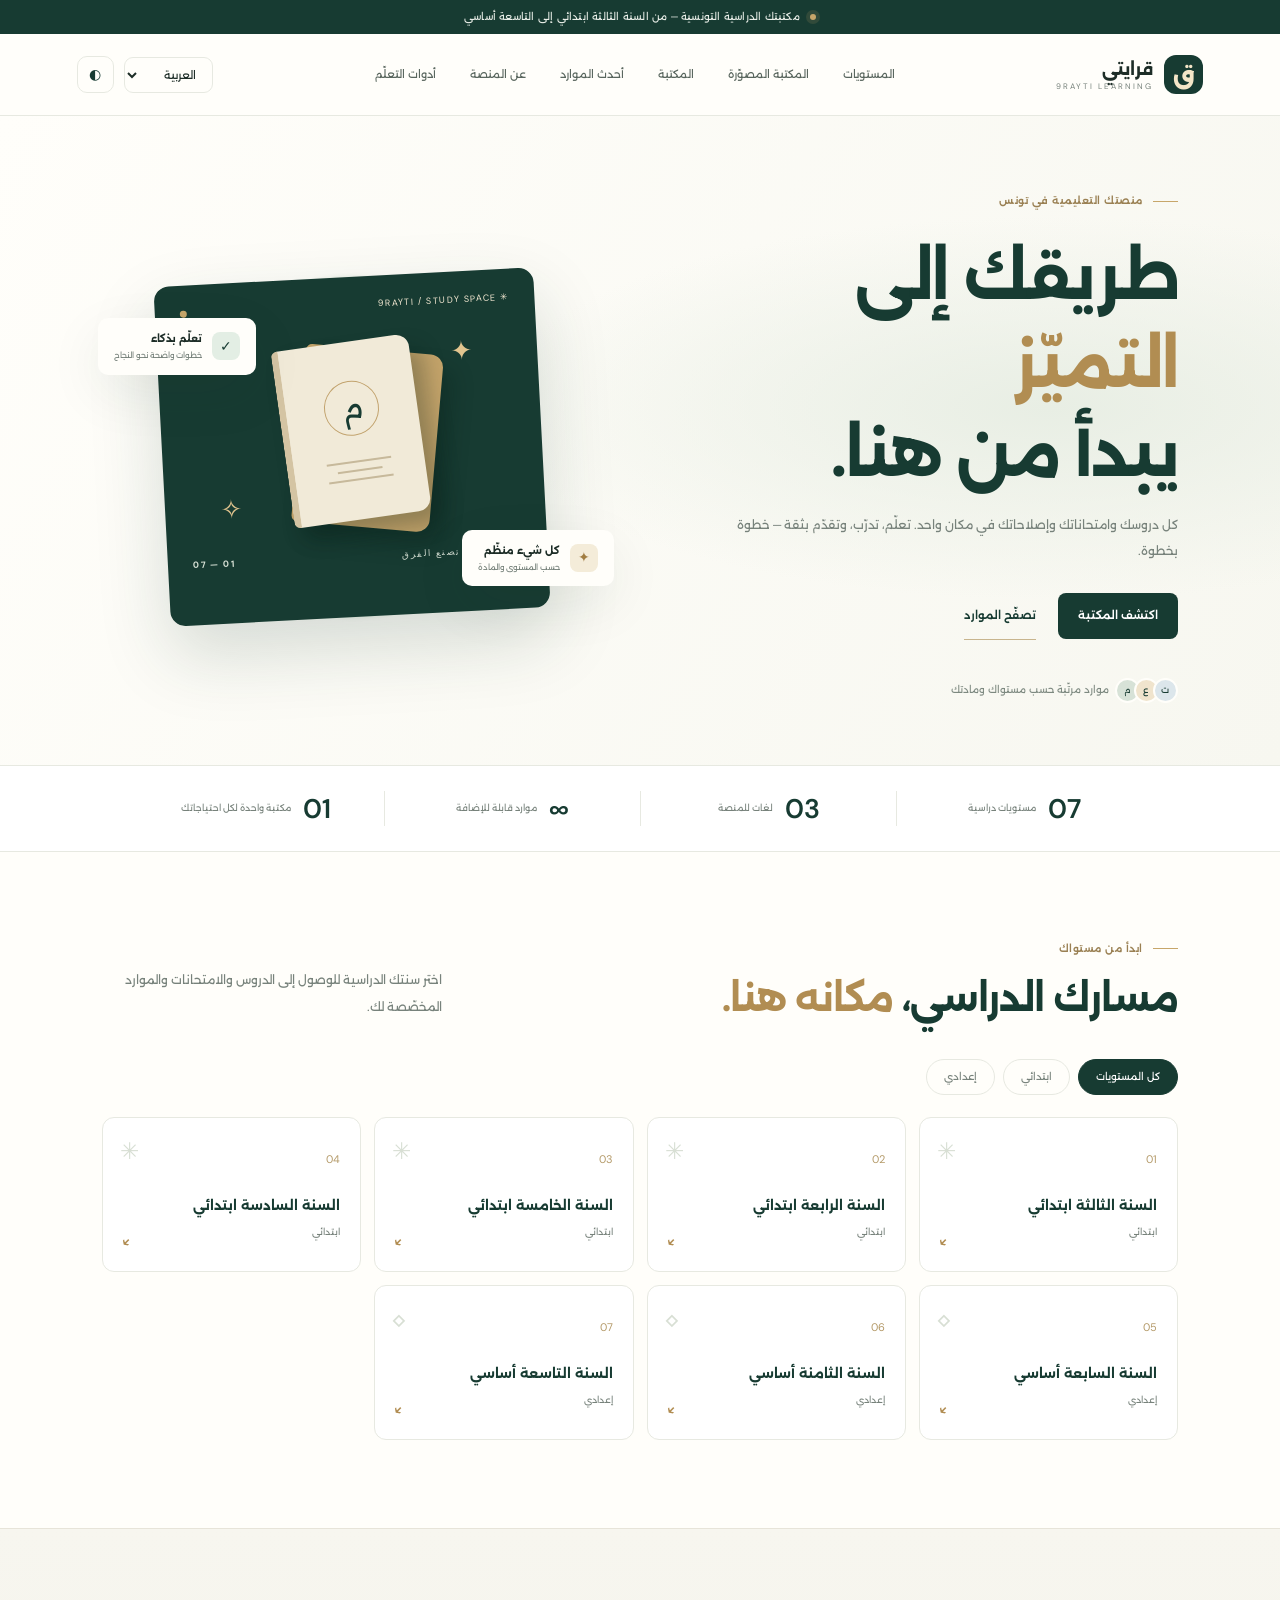
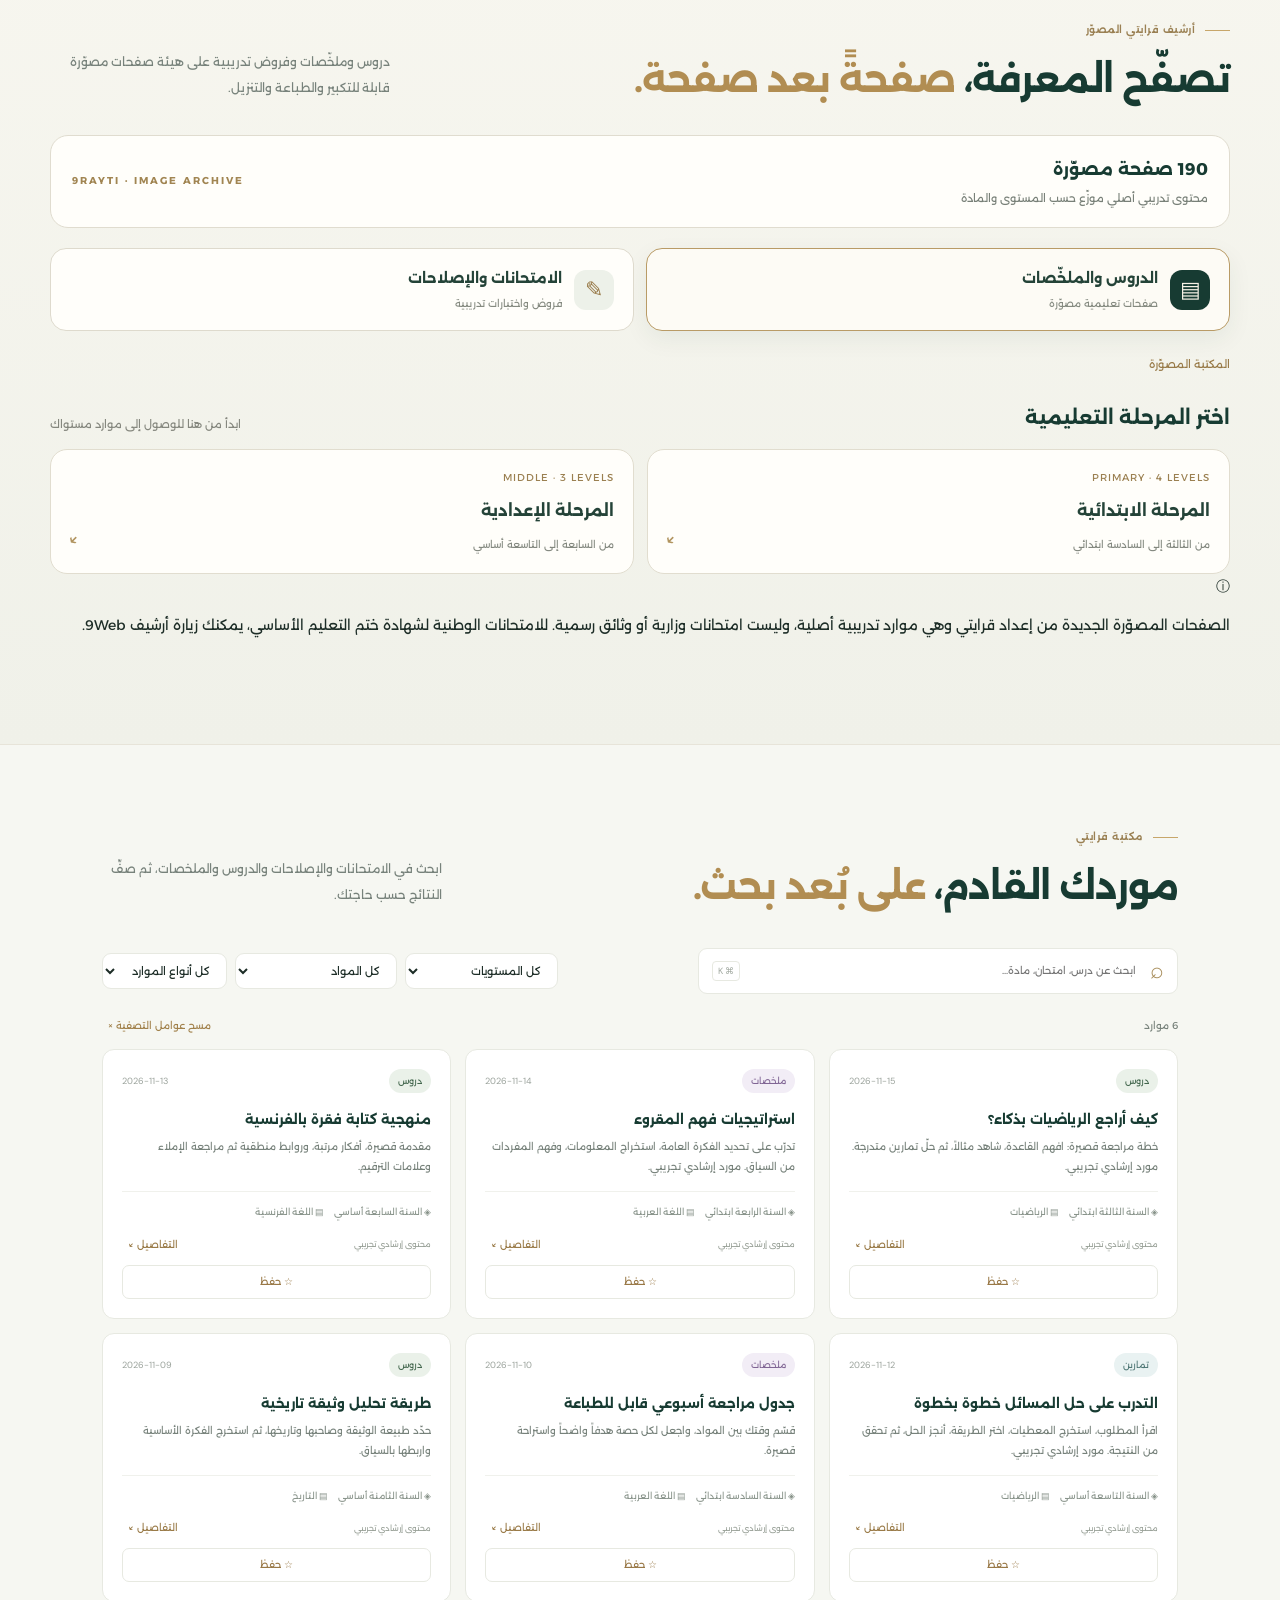
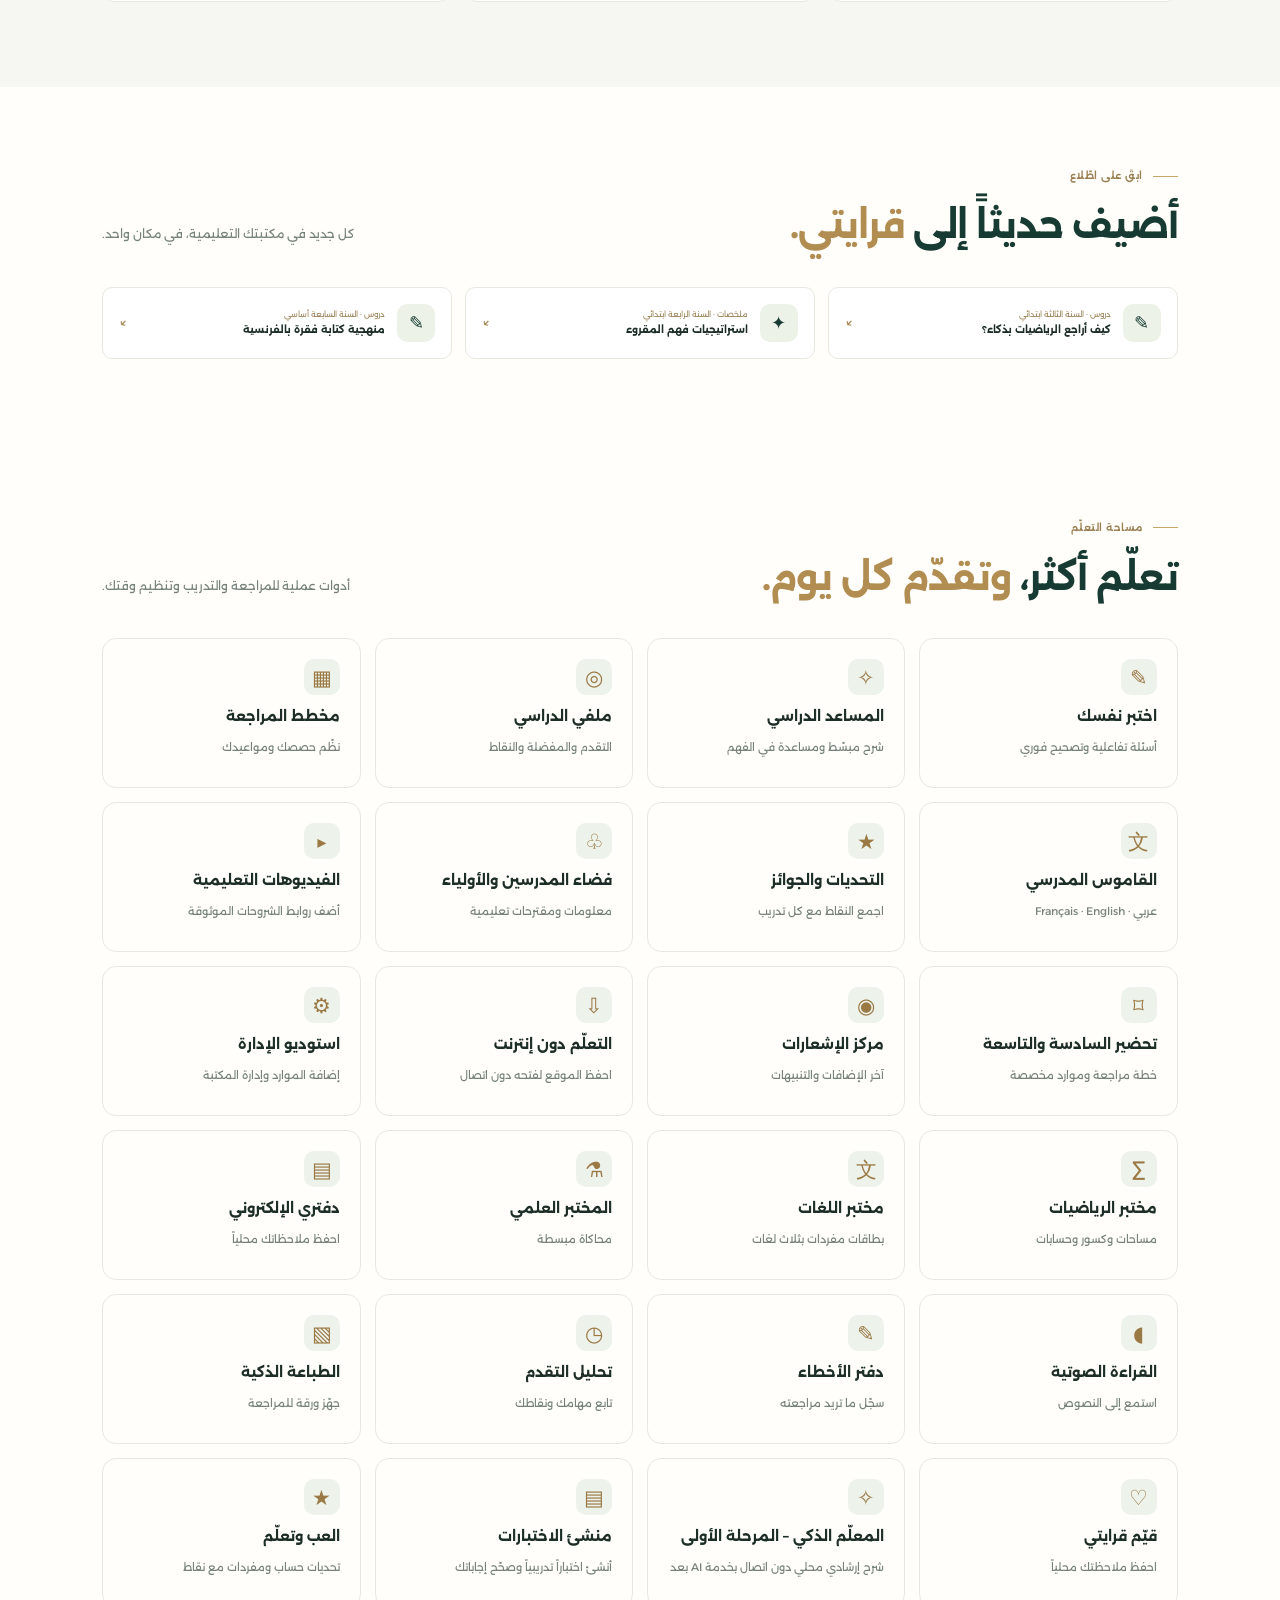
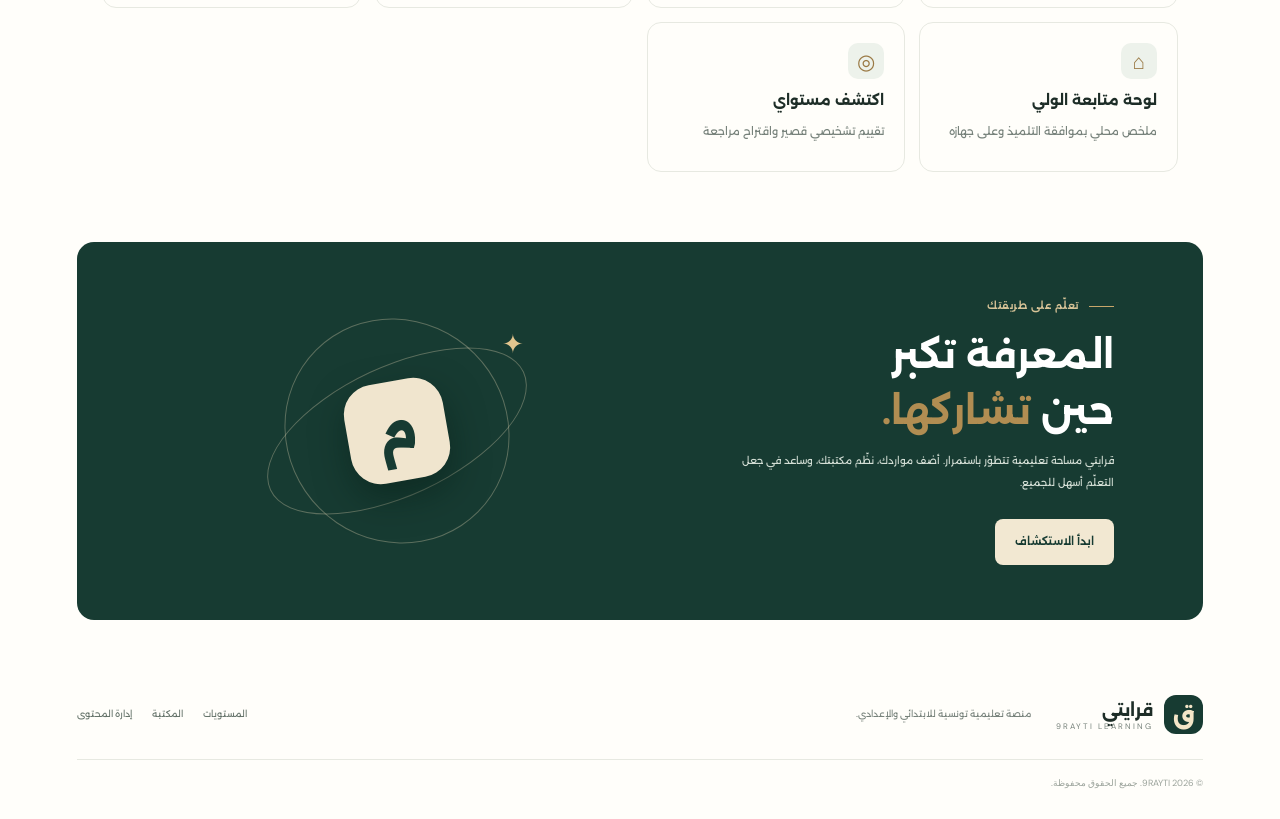
<file: index.html>
<!doctype html>
<html lang="ar" dir="rtl">
<head>
<meta charset="utf-8"><meta name="viewport" content="width=device-width,initial-scale=1">
<meta name="description" content="قرايتي | 9rayti — مكتبة تعليمية تونسية للسنوات الثالثة إلى السادسة ابتدائي والسابعة إلى التاسعة أساسي.">
<meta name="theme-color" content="#173b32"><meta name="apple-mobile-web-app-capable" content="yes"><meta name="apple-mobile-web-app-status-bar-style" content="default"><link rel="manifest" href="manifest.webmanifest"><link rel="icon" href="assets/icon.svg" type="image/svg+xml"><title>قرايتي | 9rayti — المكتبة التعليمية التونسية</title>
<link rel="preconnect" href="https://fonts.googleapis.com"><link rel="preconnect" href="https://fonts.gstatic.com" crossorigin>
<link href="https://fonts.googleapis.com/css2?family=Alexandria:wght@400;500;600;700;800&family=DM+Sans:wght@400;500;600;700&display=swap" rel="stylesheet">
<link rel="stylesheet" href="assets/style.css">
<link rel="stylesheet" href="assets/visual-library.css">
</head>
<body>
<div class="announcement"><span class="pulse"></span><span data-i18n="announcement">مكتبتك الدراسية التونسية — من السنة الثالثة ابتدائي إلى التاسعة أساسي</span></div>
<header class="header"><a class="brand" href="#home" aria-label="9rayti home"><span class="brand-mark">ق</span><span><b>قرايتي</b><small>9RAYTI LEARNING</small></span></a>
<nav class="main-nav"><a href="#levels" data-i18n="navLevels">المستويات</a><a href="#visual-library">المكتبة المصوّرة</a><a href="#library" data-i18n="navLibrary">المكتبة</a><a href="#latest" data-i18n="navLatest">أحدث الموارد</a><a href="#about" data-i18n="navAbout">عن المنصة</a></nav>
<div class="header-actions"><select id="language" class="language" aria-label="Language"><option value="ar">العربية</option><option value="fr">Français</option><option value="en">English</option></select><button class="icon-btn" id="themeToggle" aria-label="Toggle theme">◐</button><button class="menu-btn" id="menuToggle" aria-label="Open menu">☰</button></div></header>
<main id="home">
<section class="hero"><div class="hero-copy"><div class="eyebrow"><span class="eyebrow-line"></span><span data-i18n="heroEyebrow">منصتك التعليمية في تونس</span></div><h1 data-i18n="heroTitle">طريقك إلى <em>التميّز</em><br>يبدأ من هنا.</h1><p data-i18n="heroText">كل دروسك وامتحاناتك وإصلاحاتك في مكان واحد. تعلّم، تدرّب، وتقدّم بثقة — خطوة بخطوة.</p><div class="hero-buttons"><a class="btn btn-primary" href="#levels" data-i18n="explore">اكتشف المكتبة <span>↙</span></a><a class="btn btn-quiet" href="#library" data-i18n="browse">تصفّح الموارد</a></div><div class="hero-proof"><div class="avatar-stack"><i>م</i><i>ع</i><i>ت</i></div><span data-i18n="heroFoot">موارد مرتّبة حسب مستواك ومادتك</span></div></div>
<div class="hero-art"><div class="art-glow"></div><div class="art-card main-art"><div class="art-top"><span>✳ 9RAYTI / STUDY SPACE</span><span class="art-dot"></span></div><div class="book-illustration"><div class="book book-back"></div><div class="book book-front"><div class="book-seal">م</div><div class="book-lines"><i></i><i></i><i></i></div></div><div class="sparkle s1">✦</div><div class="sparkle s2">✧</div></div><div class="art-bottom"><span data-i18n="artCaption">مساحة تعلّم تصنع الفرق</span><b>01 — 07</b></div></div><div class="floating-note note-one"><span class="note-icon">✓</span><span><b data-i18n="noteOneTitle">تعلّم بذكاء</b><small data-i18n="noteOneText">خطوات واضحة نحو النجاح</small></span></div><div class="floating-note note-two"><span class="note-icon gold">✦</span><span><b data-i18n="noteTwoTitle">كل شيء منظّم</b><small data-i18n="noteTwoText">حسب المستوى والمادة</small></span></div></div></section>
<section class="stats"><div><b>07</b><span data-i18n="statLevels">مستويات دراسية</span></div><div><b>03</b><span data-i18n="statLanguages">لغات للمنصة</span></div><div><b>∞</b><span data-i18n="statResources">موارد قابلة للإضافة</span></div><div><b>01</b><span data-i18n="statPlace">مكتبة واحدة لكل احتياجاتك</span></div></section>
<section class="section levels-section" id="levels"><div class="section-heading"><div><div class="eyebrow"><span class="eyebrow-line"></span><span data-i18n="levelsEyebrow">ابدأ من مستواك</span></div><h2 data-i18n="levelsTitle">مسارك الدراسي، <em>مكانه هنا.</em></h2></div><p data-i18n="levelsText">اختر سنتك الدراسية للوصول إلى الدروس والامتحانات والموارد المخصّصة لك.</p></div><div class="level-tabs"><button class="level-tab active" data-stage="all" data-i18n="allLevels">كل المستويات</button><button class="level-tab" data-stage="primary" data-i18n="primary">ابتدائي</button><button class="level-tab" data-stage="middle" data-i18n="middle">إعدادي</button></div><div class="level-grid" id="levelGrid"></div></section>
<section class="visual-library-section" id="visual-library">
  <div class="visual-library-shell">
    <div class="section-heading visual-heading">
      <div><div class="eyebrow"><span class="eyebrow-line"></span><span>أرشيف قرايتي المصوّر</span></div><h2>تصفّح المعرفة، <em>صفحةً بعد صفحة.</em></h2></div>
      <p>دروس وملخّصات وفروض تدريبية على هيئة صفحات مصوّرة قابلة للتكبير والطباعة والتنزيل.</p>
    </div>
    <div class="visual-library-intro"><div><b id="visualTotal">190 صفحة مصوّرة</b><span>محتوى تدريبي أصلي موزّع حسب المستوى والمادة</span></div><span class="visual-stamp">9RAYTI · IMAGE ARCHIVE</span></div>
    <div class="visual-category-tabs" role="tablist" aria-label="نوع المكتبة">
      <button class="visual-category active" data-vcat="lesson" role="tab" aria-selected="true"><span>▤</span><b>الدروس والملخّصات</b><small>صفحات تعليمية مصوّرة</small></button>
      <button class="visual-category" data-vcat="exam" role="tab" aria-selected="false"><span>✎</span><b>الامتحانات والإصلاحات</b><small>فروض واختبارات تدريبية</small></button>
    </div>
    <div class="visual-breadcrumb" id="visualBreadcrumb"><span>اختر المرحلة الدراسية</span></div>
    <div id="visualLibraryContent" class="visual-library-content" aria-live="polite"></div>
    <div class="visual-source-note"><span>ⓘ</span><p>الصفحات المصوّرة الجديدة من إعداد قرايتي وهي موارد تدريبية أصلية، وليست امتحانات وزارية أو وثائق رسمية. للامتحانات الوطنية لشهادة ختم التعليم الأساسي، يمكنك زيارة <a href="https://9web.edunet.tn/" target="_blank" rel="noopener">أرشيف 9Web</a>.</p></div>
  </div>
</section>
<section class="library-section" id="library"><div class="section section-inner"><div class="section-heading"><div><div class="eyebrow"><span class="eyebrow-line"></span><span data-i18n="libraryEyebrow">مكتبة قرايتي</span></div><h2 data-i18n="libraryTitle">موردك القادم، <em>على بُعد بحث.</em></h2></div><p data-i18n="libraryText">ابحث في الامتحانات والإصلاحات والدروس والملخصات، ثم صفِّ النتائج حسب حاجتك.</p></div>
<div class="library-tools"><label class="search-box"><span>⌕</span><input id="searchInput" type="search" data-i18n-placeholder="searchPlaceholder" placeholder="ابحث عن درس، امتحان، مادة..."/><kbd>⌘ K</kbd></label><div class="filter-row"><select id="filterLevel"><option value="" data-i18n="filterAllLevels">كل المستويات</option></select><select id="filterSubject"><option value="" data-i18n="filterAllSubjects">كل المواد</option></select><select id="filterType"><option value="" data-i18n="filterAllTypes">كل أنواع الموارد</option><option value="exam" data-i18n="typeExam">امتحانات</option><option value="correction" data-i18n="typeCorrection">إصلاحات</option><option value="lesson" data-i18n="typeLesson">دروس</option><option value="summary" data-i18n="typeSummary">ملخصات</option><option value="exercise" data-i18n="typeExercise">تمارين</option><option value="license" data-i18n="typeLicense">تراخيص</option></select></div></div>
<div class="results-meta"><span id="resultsCount">0 مورد</span><button id="clearFilters" class="text-button" data-i18n="clearFilters">مسح عوامل التصفية ×</button></div><div class="resource-grid" id="resourceGrid"></div><div class="empty-state hidden" id="emptyState"><div>⌕</div><h3 data-i18n="emptyTitle">لم نعثر على نتائج</h3><p data-i18n="emptyText">جرّب تغيير كلمات البحث أو عوامل التصفية.</p></div></div></section>
<section class="latest-section section" id="latest"><div class="section-heading"><div><div class="eyebrow"><span class="eyebrow-line"></span><span data-i18n="latestEyebrow">ابقَ على اطّلاع</span></div><h2 data-i18n="latestTitle">أضيف حديثاً إلى <em>قرايتي.</em></h2></div><p data-i18n="latestText">كل جديد في مكتبتك التعليمية، في مكان واحد.</p></div><div class="latest-strip" id="latestStrip"></div></section>
<section class="cta-section" id="about"><div class="cta-content"><div class="eyebrow light"><span class="eyebrow-line"></span><span data-i18n="ctaEyebrow">تعلّم على طريقتك</span></div><h2 data-i18n="ctaTitle">المعرفة تكبر<br>حين <em>تشاركها.</em></h2><p data-i18n="ctaText">قرايتي مساحة تعليمية تتطوّر باستمرار. أضف مواردك، نظّم مكتبتك، وساعد في جعل التعلّم أسهل للجميع.</p><a class="btn btn-light" href="#library" data-i18n="ctaButton">ابدأ الاستكشاف <span>↙</span></a></div><div class="cta-decoration"><div class="orbit orbit-a"></div><div class="orbit orbit-b"></div><div class="orbit-core">م</div><span class="orbit-star">✦</span></div></section>
</main>
<footer class="footer"><a class="brand footer-brand" href="#home"><span class="brand-mark">ق</span><span><b>قرايتي</b><small>9RAYTI LEARNING</small></span></a><p data-i18n="footerText">منصة تعليمية تونسية للابتدائي والإعدادي.</p><div class="footer-links"><a href="#levels" data-i18n="navLevels">المستويات</a><a href="#library" data-i18n="navLibrary">المكتبة</a><a href="admin.html" data-i18n="adminLink">إدارة المحتوى</a></div><small>© <span id="year"></span> 9RAYTI. <span data-i18n="rights">جميع الحقوق محفوظة.</span></small></footer>
<div class="modal-backdrop hidden" id="resourceModal"><div class="modal"><button class="modal-close" id="modalClose">×</button><div id="modalContent"></div></div></div>
<script src="assets/data.js"></script><script src="assets/app.js"></script><script src="assets/features.js"></script><script src="assets/ultimate.js"></script><script src="assets/expansion.js"></script><script src="assets/visual-resources.js"></script><script src="assets/visual-library.js"></script>
</body></html>
</file>
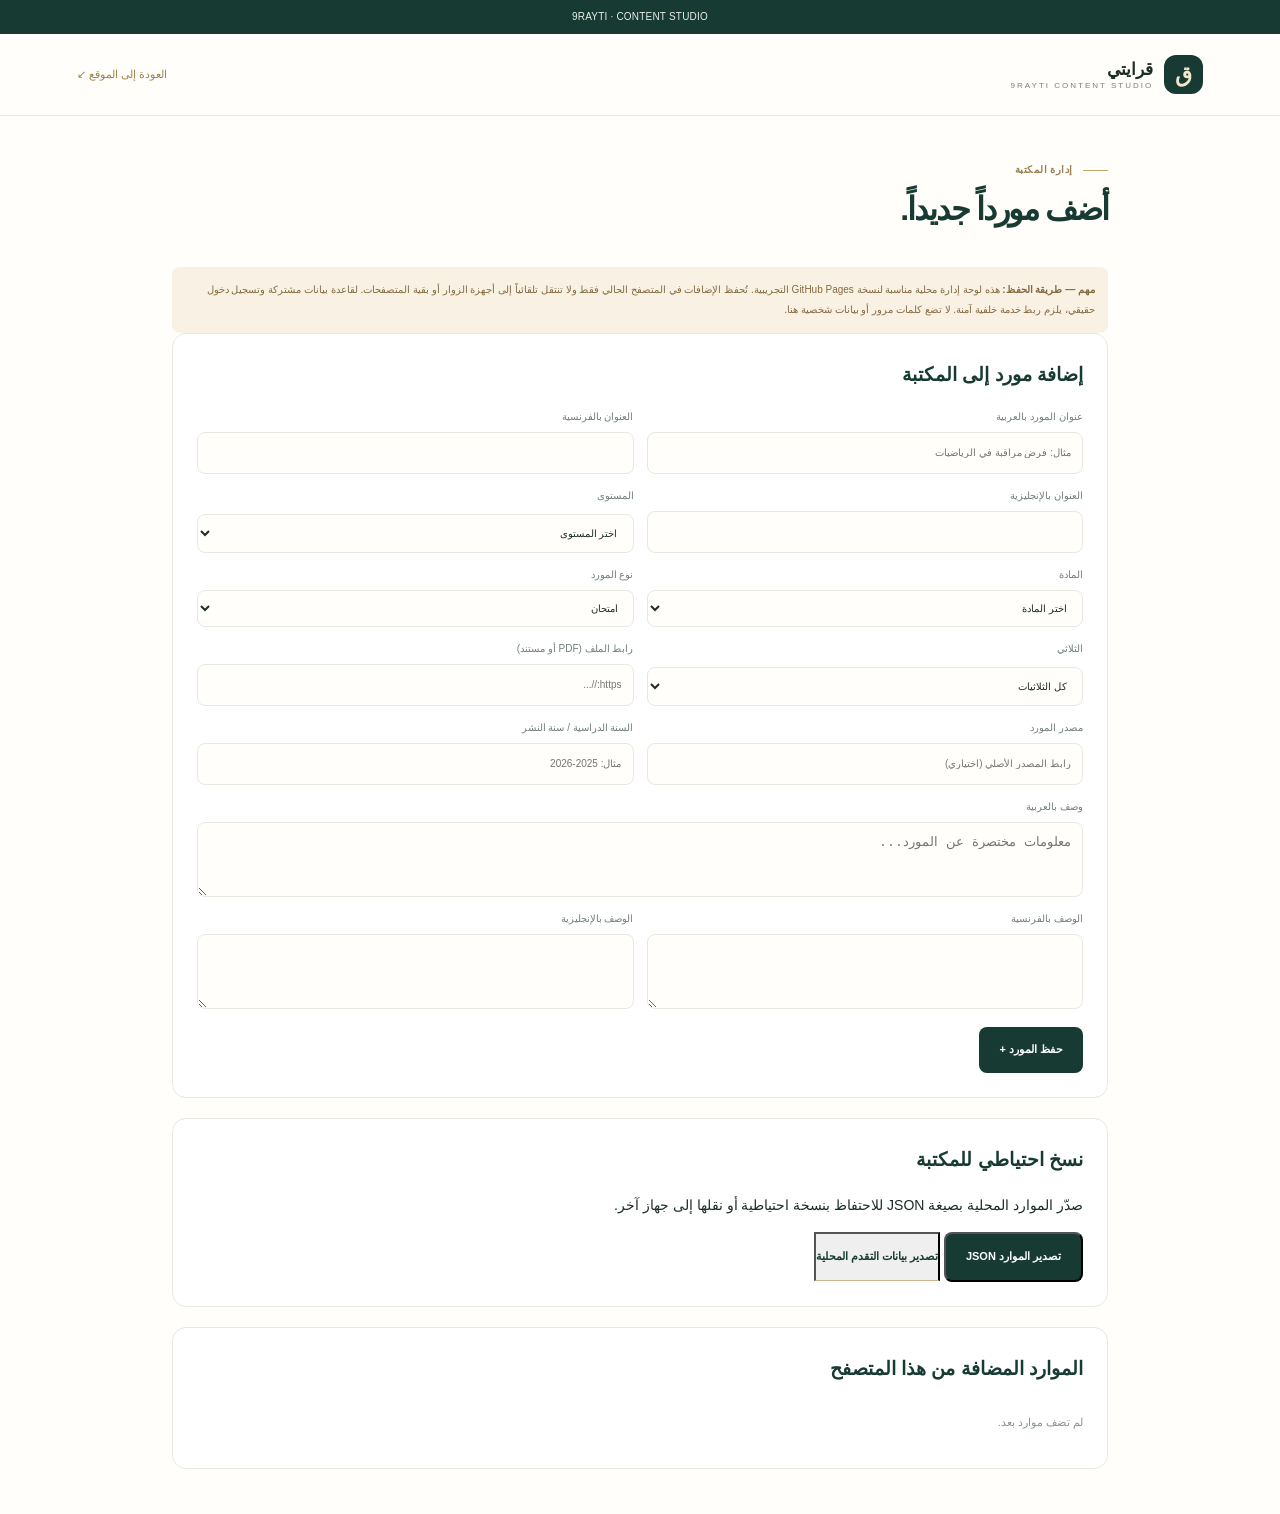
<file: admin.html>
<!doctype html><html lang="ar" dir="rtl"><head><meta charset="utf-8"><meta name="viewport" content="width=device-width,initial-scale=1"><title>إدارة المحتوى | قرايتي 9rayti</title><link rel="stylesheet" href="assets/style.css"><style>.admin-wrap{max-width:980px;margin:45px auto;padding:0 22px}.admin-head{display:flex;justify-content:space-between;align-items:center;margin-bottom:28px}.admin-panel{background:#fff;border:1px solid var(--line);border-radius:14px;padding:24px;margin-bottom:20px}.admin-panel h2{color:var(--forest);font-size:19px;margin-top:0}.admin-grid{display:grid;grid-template-columns:1fr 1fr;gap:13px}.admin-grid label{display:grid;gap:6px;color:#718077;font-size:10px}.admin-grid input,.admin-grid select,.admin-grid textarea{width:100%;border:1px solid var(--line);border-radius:8px;padding:11px;background:#fffefa;color:#1d2d27;font:11px inherit}.admin-grid textarea{min-height:75px;resize:vertical}.span2{grid-column:span 2}.admin-submit{margin-top:18px;border:0;cursor:pointer}.admin-note{font-size:10px;color:#856b3f;background:#f8f1e4;padding:13px;border-radius:8px;line-height:2}.admin-list{display:grid;gap:9px}.admin-row{display:flex;justify-content:space-between;gap:12px;align-items:center;padding:12px;border:1px solid var(--line);border-radius:8px;font-size:11px}.admin-row button{border:0;background:#f7e9e5;color:#9a5142;padding:6px 10px;border-radius:6px;cursor:pointer}.admin-back{color:#a1814b;font-size:11px}@media(max-width:600px){.admin-grid{grid-template-columns:1fr}.span2{grid-column:auto}.admin-head{align-items:flex-start;gap:10px;flex-direction:column}}</style></head><body><div class="announcement">9RAYTI · CONTENT STUDIO</div><header class="header"><a class="brand" href="index.html"><span class="brand-mark">ق</span><span><b>قرايتي</b><small>9RAYTI CONTENT STUDIO</small></span></a><a class="admin-back" href="index.html">العودة إلى الموقع ↙</a></header><main class="admin-wrap"><div class="admin-head"><div><div class="eyebrow"><span class="eyebrow-line"></span>إدارة المكتبة</div><h1 style="font-size:32px;margin:8px 0">أضف مورداً جديداً.</h1></div></div><div class="admin-note"><b>مهم — طريقة الحفظ:</b> هذه لوحة إدارة محلية مناسبة لنسخة GitHub Pages التجريبية. تُحفظ الإضافات في المتصفح الحالي فقط ولا تنتقل تلقائياً إلى أجهزة الزوار أو بقية المتصفحات. لقاعدة بيانات مشتركة وتسجيل دخول حقيقي، يلزم ربط خدمة خلفية آمنة. لا تضع كلمات مرور أو بيانات شخصية هنا.</div>
<section class="admin-panel"><h2>إضافة مورد إلى المكتبة</h2><form id="resourceForm"><div class="admin-grid"><label>عنوان المورد بالعربية<input name="titleAr" required maxlength="120" placeholder="مثال: فرض مراقبة في الرياضيات"></label><label>العنوان بالفرنسية<input name="titleFr" maxlength="120"></label><label>العنوان بالإنجليزية<input name="titleEn" maxlength="120"></label><label>المستوى<select name="level" required><option value="">اختر المستوى</option></select></label><label>المادة<select name="subject" required><option value="">اختر المادة</option></select></label><label>نوع المورد<select name="type"><option value="exam">امتحان</option><option value="correction">إصلاح</option><option value="lesson">درس</option><option value="summary">ملخص</option><option value="exercise">تمرين</option><option value="license">ترخيص / مورد</option></select></label><label>الثلاثي<select name="term"><option value="all">كل الثلاثيات</option><option value="1">الثلاثي الأول</option><option value="2">الثلاثي الثاني</option><option value="3">الثلاثي الثالث</option></select></label><label>رابط الملف (PDF أو مستند)<input name="file" type="url" placeholder="https://..."></label><label>مصدر المورد<input name="source" type="url" placeholder="رابط المصدر الأصلي (اختياري)"></label><label>السنة الدراسية / سنة النشر<input name="schoolYear" maxlength="30" placeholder="مثال: 2025-2026"></label><label class="span2">وصف بالعربية<textarea name="descAr" placeholder="معلومات مختصرة عن المورد..."></textarea></label><label>الوصف بالفرنسية<textarea name="descFr"></textarea></label><label>الوصف بالإنجليزية<textarea name="descEn"></textarea></label></div><button class="btn btn-primary admin-submit" type="submit">حفظ المورد +</button></form></section>
<section class="admin-panel"><h2>نسخ احتياطي للمكتبة</h2><p>صدّر الموارد المحلية بصيغة JSON للاحتفاظ بنسخة احتياطية أو نقلها إلى جهاز آخر.</p><button type="button" class="btn btn-primary" id="exportResources">تصدير الموارد JSON</button> <button type="button" class="btn btn-quiet" id="exportStudyData">تصدير بيانات التقدم المحلية</button></section><section class="admin-panel"><h2>الموارد المضافة من هذا المتصفح</h2><div class="admin-list" id="adminList"></div></section></main><script src="assets/data.js"></script><script>
const form=document.getElementById('resourceForm'),level=form.elements.level,subject=form.elements.subject,list=document.getElementById('adminList');MIDAD_LEVELS.forEach(x=>level.add(new Option(x.ar,x.id)));MIDAD_SUBJECTS.forEach(x=>subject.add(new Option(x.ar,x.id)));const get=()=>JSON.parse(localStorage.getItem('9rayti-resources')||'[]');const esc=s=>String(s??'').replace(/[&<>\"']/g,c=>({'&':'&amp;','<':'&lt;','>':'&gt;','\"':'&quot;',"'":'&#39;'}[c]));function draw(){const rows=get();list.innerHTML=rows.length?rows.map(x=>`<div class="admin-row"><span><b>${esc(x.title.ar)}</b><br><small>${esc(MIDAD_LEVELS.find(l=>l.id===x.level)?.ar||'')} · ${esc(MIDAD_SUBJECTS.find(s=>s.id===x.subject)?.ar||'')}</small></span><button data-id="${esc(x.id)}">حذف</button></div>`).join(''):'<p style="color:#89948b;font-size:11px">لم تضف موارد بعد.</p>';list.querySelectorAll('button').forEach(b=>b.onclick=()=>{localStorage.setItem('9rayti-resources',JSON.stringify(get().filter(x=>x.id!==b.dataset.id)));draw();});}form.onsubmit=e=>{e.preventDefault();const f=new FormData(form),id='custom-'+Date.now();const entry={id,title:{ar:f.get('titleAr'),fr:f.get('titleFr')||f.get('titleAr'),en:f.get('titleEn')||f.get('titleAr')},description:{ar:f.get('descAr')||'مورد تعليمي مضاف إلى مكتبة قرايتي.',fr:f.get('descFr')||f.get('descAr')||'',en:f.get('descEn')||f.get('descAr')||''},level:f.get('level'),subject:f.get('subject'),type:f.get('type'),term:f.get('term'),date:new Date().toISOString().slice(0,10),file:f.get('file'),source:f.get('source'),schoolYear:f.get('schoolYear'),demo:false};const rows=get();rows.unshift(entry);localStorage.setItem('9rayti-resources',JSON.stringify(rows));form.reset();draw();alert('تمت إضافة المورد إلى مكتبة هذا المتصفح.');};draw();
document.getElementById('exportResources').onclick=()=>downloadJson('9rayti-resources.json',get());document.getElementById('exportStudyData').onclick=()=>downloadJson('9rayti-local-data.json',Object.fromEntries(Object.keys(localStorage).filter(k=>k.startsWith('9rayti-')).map(k=>[k,JSON.parse(localStorage.getItem(k)||'null')])));function downloadJson(name,data){const a=document.createElement('a'),u=URL.createObjectURL(new Blob([JSON.stringify(data,null,2)],{type:'application/json'}));a.href=u;a.download=name;a.click();URL.revokeObjectURL(u);}
</script></body></html>
</file>
<file: assets/style.css>
:root{--forest:#173b32;--forest2:#245346;--sage:#dfe9df;--cream:#f7f6f0;--paper:#fffefa;--ink:#1d2d27;--muted:#77827b;--gold:#c7a66a;--line:#e7e9e1;--shadow:0 18px 55px #1a382513}*{box-sizing:border-box}html{scroll-behavior:smooth;scroll-padding-top:90px}body{margin:0;background:var(--paper);color:var(--ink);font-family:'Alexandria','DM Sans',sans-serif;font-size:14px;line-height:1.8}a{color:inherit;text-decoration:none}button,input,select{font:inherit}.announcement{height:34px;background:var(--forest);color:#e9eee8;display:flex;align-items:center;justify-content:center;gap:10px;font-size:10px;letter-spacing:.2px}.pulse{width:6px;height:6px;background:var(--gold);border-radius:50%;box-shadow:0 0 0 4px #c7a66a25}.header{height:82px;padding:0 max(6vw,24px);display:flex;align-items:center;justify-content:space-between;border-bottom:1px solid var(--line);background:#fffefaed;backdrop-filter:blur(16px);position:sticky;top:0;z-index:20}.brand{display:flex;align-items:center;gap:11px}.brand-mark{width:39px;height:39px;border-radius:12px;background:var(--forest);color:#f4e6c8;display:grid;place-items:center;font-size:22px;font-weight:800}.brand b{display:block;font-size:17px;line-height:1.3}.brand small{display:block;font:8px 'DM Sans',sans-serif;letter-spacing:2px;color:var(--muted)}.main-nav{display:flex;gap:34px;color:#59665e;font-size:11px}.main-nav a:hover,.footer-links a:hover{color:var(--gold)}.header-actions{display:flex;align-items:center;gap:10px}.language,.filter-row select{border:1px solid var(--line);background:transparent;color:var(--ink);border-radius:9px;padding:9px 12px;font-size:11px;outline:none}.icon-btn,.menu-btn{border:1px solid var(--line);background:transparent;border-radius:10px;width:37px;height:37px;color:var(--forest);cursor:pointer}.menu-btn{display:none}.hero{min-height:550px;padding:76px max(8vw,30px) 62px;display:grid;grid-template-columns:1fr 1fr;align-items:center;gap:6vw;background:radial-gradient(ellipse at 82% 45%,#e8eee4 0,transparent 38%),linear-gradient(120deg,#fffefa,#f7f7f0)}.hero-copy{max-width:570px}.eyebrow{display:flex;align-items:center;gap:10px;color:#9a8053;font-size:10px;font-weight:600;letter-spacing:.5px}.eyebrow-line{width:25px;height:1px;background:var(--gold)}h1{font-size:clamp(38px,5vw,64px);line-height:1.38;letter-spacing:-2px;margin:22px 0 15px;font-weight:700;color:var(--forest)}h1 em,h2 em{font-style:normal;color:#b18d52}.hero-copy>p,.section-heading>p{max-width:480px;color:var(--muted);font-size:12px;line-height:2.2}.hero-buttons{display:flex;align-items:center;gap:22px;margin-top:28px}.btn{display:inline-flex;align-items:center;gap:20px;padding:13px 20px;border-radius:8px;font-size:11px;font-weight:600;transition:.2s}.btn-primary{background:var(--forest);color:#fff}.btn-primary:hover{background:var(--forest2);transform:translateY(-2px)}.btn-primary span,.btn-light span{font-size:17px}.btn-quiet{color:var(--forest);border-bottom:1px solid #c8b58e;border-radius:0;padding-inline:0}.hero-proof{display:flex;align-items:center;gap:12px;margin-top:38px;color:#7d8980;font-size:10px}.avatar-stack{display:flex;direction:ltr}.avatar-stack i{width:25px;height:25px;border-radius:50%;background:#d7e2d7;border:2px solid #fffefa;display:grid;place-items:center;font-style:normal;font-size:9px;color:var(--forest);margin-left:-6px}.avatar-stack i:nth-child(2){background:#f0e4cd}.avatar-stack i:nth-child(3){background:#dce6eb}.hero-art{min-height:390px;position:relative;display:grid;place-items:center}.art-glow{position:absolute;width:340px;height:340px;border-radius:50%;background:#dce8db;filter:blur(2px)}.main-art{position:relative;width:min(380px,90%);height:340px;background:var(--forest);border-radius:15px;padding:22px 25px;color:#f3e8d2;box-shadow:0 30px 70px #18392d2b;transform:rotate(-3deg)}.art-top,.art-bottom{display:flex;justify-content:space-between;align-items:center;font:9px 'DM Sans',sans-serif;letter-spacing:1.4px}.art-dot{width:7px;height:7px;border-radius:50%;background:var(--gold)}.book-illustration{height:240px;display:grid;place-items:center;position:relative}.book{position:absolute;width:138px;height:178px;border-radius:6px 13px 13px 6px;box-shadow:12px 14px 20px #091d1644}.book-back{background:#c3a36a;transform:translate(16px,8px) rotate(8deg)}.book-front{background:#f1ead8;transform:rotate(-5deg);display:flex;flex-direction:column;align-items:center;justify-content:center;gap:25px;border-left:7px solid #d4c4a3}.book-seal{width:55px;height:55px;border:1px solid #c2a36e;border-radius:50%;display:grid;place-items:center;color:var(--forest);font-size:30px}.book-lines{display:grid;gap:7px;width:65px}.book-lines i{height:2px;background:#c7b99b}.book-lines i:nth-child(2){width:70%;margin:auto}.sparkle{position:absolute;color:#e2c58f;font-size:26px}.s1{top:22px;right:40px}.s2{bottom:24px;left:30px}.art-bottom{color:#d5dfd4}.floating-note{position:absolute;display:flex;gap:10px;align-items:center;background:#fffefa;padding:12px 16px;border-radius:10px;box-shadow:var(--shadow);z-index:2}.note-one{top:66px;left:-4px}.note-two{bottom:56px;right:-12px}.note-icon{width:28px;height:28px;border-radius:8px;background:#e3eee4;color:var(--forest);display:grid;place-items:center}.note-icon.gold{background:#f4ecd9;color:#a17d42}.floating-note b,.floating-note small{display:block}.floating-note b{font-size:10px}.floating-note small{font-size:8px;color:var(--muted)}.stats{display:grid;grid-template-columns:repeat(4,1fr);padding:25px 10%;background:#fff;border-block:1px solid var(--line)}.stats div{display:flex;align-items:center;justify-content:center;gap:12px;border-left:1px solid var(--line)}.stats div:last-child{border:0}.stats b{font:600 27px 'DM Sans',sans-serif;color:var(--forest)}.stats span{font-size:9px;color:var(--muted)}.section{padding:88px max(8vw,30px)}.section-heading{display:flex;justify-content:space-between;align-items:end;gap:30px;margin-bottom:34px}.section-heading h2{font-size:clamp(25px,3vw,37px);line-height:1.5;color:var(--forest);margin:12px 0 0;letter-spacing:-1px}.section-heading>p{max-width:340px;margin:0 0 5px}.level-tabs{display:flex;gap:8px;margin-bottom:22px}.level-tab{background:transparent;border:1px solid var(--line);border-radius:30px;padding:8px 17px;color:var(--muted);font-size:10px;cursor:pointer}.level-tab.active{background:var(--forest);color:#fff;border-color:var(--forest)}.level-grid{display:grid;grid-template-columns:repeat(4,1fr);gap:13px}.level-card{position:relative;text-align:start;min-height:155px;padding:20px;background:#fff;border:1px solid var(--line);border-radius:12px;cursor:pointer;transition:.2s;color:var(--ink);overflow:hidden}.level-card:hover{transform:translateY(-4px);box-shadow:var(--shadow);border-color:#c5b181}.level-number{font:11px 'DM Sans',sans-serif;color:#b49a69}.level-symbol{position:absolute;top:13px;left:17px;font-size:23px;color:#d8dfd4}.level-card b{display:block;margin-top:23px;font-size:13px;color:var(--forest)}.level-card small{color:var(--muted);font-size:9px}.level-arrow{position:absolute;bottom:14px;left:18px;color:#b18d52;font-size:17px}.library-section{background:#f6f7f2}.section-inner{padding-top:83px;padding-bottom:85px}.library-tools{display:flex;justify-content:space-between;gap:15px;align-items:center;margin-bottom:22px}.search-box{display:flex;align-items:center;gap:12px;background:#fff;border:1px solid var(--line);border-radius:9px;padding:0 13px;min-width:310px;flex:1;max-width:480px;height:46px;color:#a78c59}.search-box>span{font-size:23px}.search-box input{border:0;outline:0;flex:1;min-width:0;font-size:10px;color:var(--ink);background:transparent}.search-box kbd{font:9px 'DM Sans',sans-serif;color:#a0a89f;border:1px solid var(--line);padding:3px 5px;border-radius:4px}.filter-row{display:flex;gap:8px}.filter-row select{background:#fff;min-width:125px}.results-meta{display:flex;justify-content:space-between;align-items:center;color:var(--muted);font-size:10px;margin-bottom:13px}.text-button{border:0;background:transparent;color:#a1814b;cursor:pointer;font-size:10px}.resource-grid{display:grid;grid-template-columns:repeat(3,1fr);gap:14px}.resource-card{background:#fff;border:1px solid var(--line);border-radius:12px;padding:19px;min-height:225px;display:flex;flex-direction:column;transition:.2s}.resource-card:hover{box-shadow:var(--shadow);transform:translateY(-3px)}.resource-card-top,.resource-meta,.resource-card-bottom{display:flex;justify-content:space-between;align-items:center;gap:10px}.resource-type{font-size:9px;padding:4px 9px;border-radius:20px;background:#eaf1e9;color:#42664d}.type-exam{background:#f8eee1;color:#9b713c}.type-correction{background:#e9eef6;color:#506a91}.type-summary{background:#f2edf6;color:#806594}.type-exercise{background:#e9f2f2;color:#4f7775}.type-license{background:#f5efe5;color:#8a754d}.resource-date{font:9px 'DM Sans',sans-serif;color:#9aa29b}.resource-card h3{font-size:13px;line-height:1.8;margin:15px 0 6px;color:var(--forest)}.resource-card p{font-size:10px;color:var(--muted);line-height:2;margin:0 0 14px}.resource-meta{justify-content:flex-start;flex-wrap:wrap;color:#89948b;font-size:9px;margin-top:auto;padding-top:12px;border-top:1px solid #f0f1ec}.resource-card-bottom{margin-top:14px}.resource-origin{font-size:8px;color:#9ba39a}.detail-btn{border:0;background:transparent;color:#9a7b48;font-size:10px;cursor:pointer}.empty-state{text-align:center;padding:50px 15px;color:var(--muted)}.empty-state>div{font-size:35px;color:#b49a69}.empty-state h3{color:var(--forest)}.hidden{display:none!important}.latest-section{padding-top:80px;padding-bottom:90px}.latest-strip{display:grid;grid-template-columns:repeat(3,1fr);gap:13px}.latest-item{border:1px solid var(--line);border-radius:10px;background:white;padding:16px;display:flex;align-items:center;gap:12px;text-align:start;cursor:pointer;color:var(--ink)}.latest-icon{width:38px;height:38px;flex:none;border-radius:10px;background:#edf2e9;color:var(--forest);display:grid;place-items:center;font-size:18px}.latest-item span:nth-child(2){flex:1;min-width:0}.latest-item small,.latest-item b{display:block}.latest-item small{font-size:8px;color:#a28a60}.latest-item b{font-size:10px;white-space:nowrap;overflow:hidden;text-overflow:ellipsis}.latest-item i{font-style:normal;color:#a88a54}.cta-section{margin:0 max(6vw,20px) 75px;background:var(--forest);border-radius:17px;min-height:330px;position:relative;overflow:hidden;padding:55px 7%;display:flex;align-items:center;justify-content:space-between;color:#fff}.eyebrow.light{color:#d7c397}.cta-content{max-width:460px;position:relative;z-index:1}.cta-content h2{font-size:37px;line-height:1.5;margin:12px 0;color:#fff}.cta-content p{font-size:10px;color:#d3ded5;line-height:2.2;max-width:400px}.btn-light{background:#f2e8d2;color:var(--forest);margin-top:15px}.cta-decoration{width:310px;height:260px;position:relative;display:grid;place-items:center;margin-inline-end:8%}.orbit{position:absolute;border:1px solid #e3d4b355;border-radius:50%;transform:rotate(-25deg)}.orbit-a{width:280px;height:130px}.orbit-b{width:230px;height:220px;transform:rotate(45deg)}.orbit-core{width:100px;height:100px;border-radius:30px;background:#f0e5ce;color:var(--forest);display:grid;place-items:center;font-size:52px;font-weight:800;box-shadow:0 15px 35px #061e1680;transform:rotate(-10deg)}.orbit-star{position:absolute;top:20px;right:28px;color:#e3c58e;font-size:26px}.footer{padding:0 max(6vw,25px) 30px;display:flex;align-items:center;gap:25px;flex-wrap:wrap}.footer-brand{flex:none}.footer>p{font-size:9px;color:var(--muted);margin-inline-end:auto}.footer-links{display:flex;gap:20px;font-size:9px;color:#65736a}.footer>small{width:100%;border-top:1px solid var(--line);padding-top:17px;color:#9ba39b;font:9px 'DM Sans',sans-serif}.modal-backdrop{position:fixed;inset:0;background:#0a1c17a8;z-index:50;display:grid;place-items:center;padding:20px}.modal{background:#fffefa;color:var(--ink);width:min(540px,100%);border-radius:16px;padding:32px;position:relative;box-shadow:0 25px 80px #0004}.modal-close{position:absolute;top:12px;left:15px;border:0;background:transparent;font-size:25px;color:var(--muted);cursor:pointer}.modal h2{color:var(--forest);font-size:22px;margin:18px 0 8px}.modal>div>p{font-size:11px;line-height:2.2;color:var(--muted)}.modal-details{display:grid;grid-template-columns:repeat(3,1fr);gap:10px;padding:17px 0;margin:15px 0;border-block:1px solid var(--line)}.modal-details small,.modal-details b{display:block}.modal-details small{font-size:9px;color:var(--muted)}.modal-details b{font-size:10px}.demo-warning,.file-note{background:#f8f1e4;border-radius:8px;padding:10px;color:#886c3f!important;font-size:9px!important}.dark{--paper:#18231f;--cream:#1d2b25;--ink:#e9eee8;--muted:#aab6ac;--line:#34453b;background:var(--paper);color:var(--ink)}.dark .header,.dark .stats,.dark .level-card,.dark .resource-card,.dark .latest-item,.dark .search-box,.dark .filter-row select,.dark .floating-note,.dark .modal{background:#202f28;color:var(--ink)}.dark .hero,.dark .library-section{background:#1b2923}.dark .main-nav,.dark .section-heading h2,.dark h1,.dark .level-card b,.dark .resource-card h3,.dark .modal h2{color:#e4eee5}.dark .hero{background:radial-gradient(ellipse at 82% 45%,#31473a 0,transparent 38%),#1b2923}.dark .stats{border-color:var(--line)}.dark .stats b{color:#d5c08f}.dark .search-box input{color:var(--ink)}.dark .cta-section{background:#0f2c24}.dark .footer{background:transparent}.dark .modal{background:#202f28}.dark .icon-btn{color:#e6d6b5}
@media(max-width:900px){.main-nav{gap:15px}.hero{padding-inline:6vw;gap:2vw}.level-grid{grid-template-columns:repeat(2,1fr)}.resource-grid{grid-template-columns:repeat(2,1fr)}.library-tools{align-items:stretch;flex-direction:column}.search-box{max-width:none}.filter-row select{flex:1;min-width:0}.stats{padding-inline:4%}.stats span{font-size:8px}.latest-strip{grid-template-columns:1fr}.cta-decoration{margin-inline-end:0}}
@media(max-width:650px){.announcement{font-size:8px;padding:0 10px;text-align:center}.header{height:68px;padding:0 18px}.main-nav{display:none;position:absolute;top:68px;right:0;left:0;background:#fffefa;padding:18px 24px;box-shadow:var(--shadow);flex-direction:column;gap:14px}.main-nav.open{display:flex}.menu-btn{display:block}.hero{grid-template-columns:1fr;padding:52px 23px 30px}.hero-copy{order:1}.hero-art{order:0;min-height:285px}.main-art{height:260px;width:270px}.book-illustration{height:175px}.book{width:105px;height:140px}.art-glow{width:260px;height:260px}.note-one{top:28px;left:0}.note-two{bottom:20px;right:0}.floating-note{padding:8px 10px}.stats{grid-template-columns:repeat(2,1fr);gap:17px;padding:20px}.stats div{border:0;justify-content:flex-start}.section{padding:60px 22px}.section-heading{display:block}.section-heading>p{margin-top:10px}.level-grid{gap:9px}.level-card{min-height:135px;padding:15px}.level-card b{font-size:11px}.resource-grid{grid-template-columns:1fr}.filter-row{display:grid;grid-template-columns:1fr 1fr}.search-box{min-width:0}.search-box kbd{display:none}.cta-section{margin:0 15px 55px;padding:38px 25px;min-height:0}.cta-decoration{display:none}.cta-content h2{font-size:30px}.footer{padding-inline:22px;gap:14px}.footer>p{width:100%;order:3}.footer-links{width:100%;order:4}.footer>small{order:5}.modal{padding:25px 20px}.modal-details{grid-template-columns:1fr 1fr}.dark .main-nav{background:#202f28}}

/* 9rayti expanded learning tools */
.feature-hub{padding-top:70px;padding-bottom:70px}.feature-grid{display:grid;grid-template-columns:repeat(4,minmax(0,1fr));gap:14px;margin-top:28px}.feature-tile{display:flex;flex-direction:column;align-items:flex-start;text-align:right;gap:9px;min-height:150px;padding:20px;border:1px solid var(--line);border-radius:14px;background:var(--paper,#fffefa);color:var(--ink,#24362f);text-decoration:none;cursor:pointer;transition:transform .2s,border-color .2s,box-shadow .2s;font:inherit}.feature-tile:hover{transform:translateY(-3px);border-color:#b99a62;box-shadow:0 12px 28px #183b2d12}.feature-tile>span{display:grid;place-items:center;width:36px;height:36px;border-radius:10px;background:#edf2eb;color:#9a7944;font-size:21px}.feature-tile b{font-size:14px}.feature-tile small{font-size:11px;line-height:1.8;color:var(--muted,#758078)}
.tool-modal{position:fixed;inset:0;z-index:1000;background:#0b211bd1;display:grid;place-items:center;padding:18px;overflow:auto}.tool-modal.hidden{display:none}.tool-dialog{position:relative;width:min(650px,100%);max-height:90vh;overflow:auto;background:var(--paper,#fffefa);color:var(--ink,#24362f);border-radius:18px;padding:30px;box-shadow:0 25px 80px #0003}.tool-dialog h2{font-size:25px;margin:12px 0 18px}.tool-dialog h3{font-size:17px;line-height:1.8}.tool-close{position:absolute;left:16px;top:12px;border:0;background:transparent;font-size:28px;cursor:pointer;color:inherit}.tool-muted{font-size:12px;color:var(--muted,#758078);line-height:1.9}.tool-label{display:grid;gap:7px;margin:13px 0;font-size:12px;color:var(--muted,#758078)}.tool-label input,.tool-label select,.tool-label textarea,.tool-input{width:100%;border:1px solid var(--line);border-radius:9px;padding:12px;background:transparent;color:inherit;font:inherit;font-size:13px}.tool-label textarea{resize:vertical}.quiz-options{display:grid;gap:9px;margin:18px 0}.quiz-options button{padding:13px;text-align:right;border:1px solid var(--line);border-radius:9px;background:transparent;color:inherit;cursor:pointer}.quiz-options button:disabled{opacity:.65;cursor:default}.tool-feedback,.tool-answer{margin-top:16px;padding:14px;border-radius:10px;background:#edf3ec;line-height:1.9;font-size:13px;color:#244337}.tool-answer{white-space:pre-wrap}.profile-stats{display:grid;grid-template-columns:repeat(3,1fr);gap:10px;margin:18px 0}.profile-stats>div{padding:14px;background:#f1f2ec;border-radius:10px;display:grid;text-align:center;gap:5px}.profile-stats b{font-size:22px;color:#987745}.profile-stats small{font-size:10px}.planner-form{display:grid;grid-template-columns:1fr 1fr auto;align-items:end;gap:10px}.task-list{display:grid;gap:8px;margin-top:16px}.task-row{display:flex;align-items:center;gap:10px;border:1px solid var(--line);padding:11px;border-radius:9px;font-size:12px}.task-row span{flex:1}.task-row small{display:block;color:var(--muted)}.task-row button{border:0;background:#f4e9e5;color:#985b4d;border-radius:6px;padding:5px 9px;cursor:pointer}.task-row .done{text-decoration:line-through;opacity:.6}.dict-rows{display:grid;gap:8px;margin-top:14px}.dict-row{display:grid;grid-template-columns:1fr 1.2fr;gap:5px;padding:12px;border:1px solid var(--line);border-radius:9px}.dict-row small{grid-column:1/-1;color:var(--muted)}.challenge-card,.notice-card{padding:17px;border:1px solid var(--line);border-radius:12px;margin:12px 0;line-height:1.9}.challenge-card strong{color:#9b7b45;font-size:22px}.notice-card p{font-size:12px;color:var(--muted)}.national-grid{display:grid;grid-template-columns:1fr 1fr;gap:10px;margin:16px 0}.national-grid .feature-tile{min-height:100px}.favorite-resource{margin-top:10px;border:1px solid var(--line);border-radius:7px;padding:7px 10px;background:transparent;color:#997846;cursor:pointer;font:inherit;font-size:10px}.dark .feature-tile{background:#1d3029;color:#edf1e9}.dark .tool-dialog{background:#1d3029;color:#edf1e9}.dark .profile-stats>div,.dark .tool-feedback,.dark .tool-answer{background:#293f35;color:#e4eee5}.dark .tool-label input,.dark .tool-label select,.dark .tool-label textarea,.dark .tool-input{background:#172720;color:#f4f1e8}
@media(max-width:900px){.feature-grid{grid-template-columns:repeat(2,minmax(0,1fr))}}@media(max-width:560px){.feature-grid{grid-template-columns:1fr 1fr;gap:9px}.feature-tile{padding:13px;min-height:135px}.feature-tile b{font-size:12px}.feature-tile small{font-size:10px}.tool-dialog{padding:24px 17px}.planner-form{grid-template-columns:1fr}.national-grid{grid-template-columns:1fr}.dict-row{grid-template-columns:1fr}.dict-row small{grid-column:auto}}

/* 9rayti ULTIMATE — mobile-first learning tools, same original palette */
.math-grid{display:grid;grid-template-columns:1fr 1fr;gap:12px}.tool-actions{display:flex;gap:10px;flex-wrap:wrap;margin:14px 0}.flashcard{min-height:150px;border:1px solid var(--line);border-radius:14px;display:grid;place-content:center;text-align:center;gap:14px;padding:20px;background:linear-gradient(135deg,#fffefa,#f2f4ec)}.flashcard strong{font-size:30px;color:var(--forest)}.science-state{margin:18px 0;padding:25px;border-radius:14px;background:#e9efe5;color:#173b32;text-align:center;font-size:22px;font-weight:700}.progress-track{height:12px;background:var(--line);border-radius:99px;overflow:hidden}.progress-track span{display:block;height:100%;background:var(--gold);border-radius:99px}.mobile-dock{display:none}@media(max-width:650px){body{padding-bottom:76px}.mobile-dock{position:fixed;z-index:40;bottom:0;left:0;right:0;display:grid;grid-template-columns:repeat(4,1fr);gap:4px;padding:8px 10px calc(8px + env(safe-area-inset-bottom));background:#fffefaed;border-top:1px solid var(--line);backdrop-filter:blur(14px);box-shadow:0 -8px 25px #173b3210}.mobile-dock a{display:flex;flex-direction:column;align-items:center;justify-content:center;gap:1px;color:var(--forest);font-size:19px;line-height:1.2}.mobile-dock small{font-size:9px;color:var(--muted)}.dark .mobile-dock{background:#202f28ed}.dark .mobile-dock a{color:#e4eee5}.math-grid{grid-template-columns:1fr 1fr}.tool-actions .btn{flex:1;justify-content:center}}@media print{.header,.announcement,.footer,.mobile-dock,.feature-hub,.cta-section{display:none!important}}

/* 9RAYTI NEXT expansion */
.exam-paper,.game-panel{margin-top:18px;padding:16px;border:1px solid var(--line);border-radius:13px;background:var(--cream,#f7f7f0)}
.exam-question{border:1px solid var(--line);border-radius:10px;padding:12px;margin:12px 0;min-width:0}
.exam-question legend{font-size:13px;font-weight:700;padding:0 5px;line-height:1.9}
.exam-question label{display:flex;align-items:center;gap:8px;padding:7px 3px;font-size:12px;cursor:pointer}
.exam-question input{accent-color:var(--forest)}
.game-choice{margin-top:12px}
.game-panel h3{margin:8px 0 14px}
.game-panel .tool-input{max-width:180px;margin-bottom:10px}
.dark .exam-paper,.dark .game-panel{background:#172720}
@media(max-width:560px){.exam-paper,.game-panel{padding:12px}.exam-question{padding:9px}.exam-question legend{font-size:12px}}
</file>
<file: assets/visual-library.css>
.visual-library-section{padding:92px 0;background:linear-gradient(180deg,#f7f6ef 0%,#f0f1e9 100%);border-top:1px solid #e7e4d9;border-bottom:1px solid #e7e4d9}
.visual-library-shell{width:min(1180px,calc(100% - 44px));margin:auto}
.visual-heading{margin-bottom:28px}.visual-library-intro{display:flex;align-items:center;justify-content:space-between;gap:16px;padding:18px 21px;border:1px solid #e0dccf;border-radius:18px;background:#fffefa;margin-bottom:20px}.visual-library-intro>div{display:grid;gap:5px}.visual-library-intro b{font-size:17px;color:#173b32}.visual-library-intro span{font-size:11px;color:#788078}.visual-stamp{letter-spacing:2px;font-size:10px!important;color:#a18552!important;font-weight:700}
.visual-category-tabs{display:grid;grid-template-columns:1fr 1fr;gap:12px;margin:0 0 18px}.visual-category{border:1px solid #dedacd;border-radius:16px;background:#fffefa;color:#244338;padding:17px 19px;text-align:right;display:grid;grid-template-columns:40px 1fr;grid-template-rows:auto auto;column-gap:12px;align-items:center;cursor:pointer;transition:.2s}.visual-category>span{grid-row:1/3;width:40px;height:40px;border-radius:12px;background:#edf1e9;display:grid;place-items:center;font-size:22px;color:#987a48}.visual-category b{font-size:14px}.visual-category small{font-size:10px;color:#858a80;margin-top:4px}.visual-category.active{border-color:#b99b66;box-shadow:0 8px 24px #173b3210;background:#fdfbf5}.visual-category.active>span{background:#173b32;color:#f6f1e5}
.visual-breadcrumb{display:flex;align-items:center;gap:8px;flex-wrap:wrap;margin:20px 0 14px;color:#85877e;font-size:11px}.visual-breadcrumb button{border:0;background:transparent;color:#987a48;font:inherit;cursor:pointer;padding:4px 0}.visual-breadcrumb .crumb-current{color:#173b32;font-weight:700}.visual-step-title{display:flex;align-items:end;justify-content:space-between;gap:12px;margin:22px 0 14px}.visual-step-title h3{font-size:19px;color:#173b32;margin:0}.visual-step-title p{font-size:11px;color:#85877e;margin:0}.visual-stage-grid,.visual-grade-grid,.visual-subject-grid{display:grid;grid-template-columns:repeat(2,minmax(0,1fr));gap:13px}.visual-stage-card,.visual-grade-card,.visual-subject-card{position:relative;text-align:right;border:1px solid #e1ddcf;border-radius:17px;background:#fffefa;padding:19px;min-height:112px;cursor:pointer;color:#244338;display:flex;flex-direction:column;justify-content:space-between;gap:10px;transition:transform .2s,border-color .2s,box-shadow .2s}.visual-stage-card:hover,.visual-grade-card:hover,.visual-subject-card:hover{transform:translateY(-2px);border-color:#b99b66;box-shadow:0 10px 24px #173b3210}.visual-card-kicker{font-size:10px;color:#9b8051;letter-spacing:1px}.visual-stage-card b,.visual-grade-card b,.visual-subject-card b{font-size:16px}.visual-stage-card small,.visual-grade-card small,.visual-subject-card small{font-size:10px;color:#83887f}.visual-card-arrow{position:absolute;left:17px;bottom:17px;color:#b1945f;font-size:18px}.visual-grade-card{min-height:95px}.visual-subject-card{min-height:90px}.visual-subject-card .visual-count{font-size:10px;color:#8b8c81}.visual-resource-grid{display:grid;grid-template-columns:repeat(3,minmax(0,1fr));gap:15px}.visual-resource-card{border:1px solid #e0dccf;background:#fffefa;border-radius:15px;overflow:hidden;display:flex;flex-direction:column;min-width:0}.visual-resource-thumb{width:100%;aspect-ratio:1/1.414;object-fit:cover;object-position:top;background:#f6f3e9;border-bottom:1px solid #e8e3d7;display:block}.visual-resource-info{padding:12px;display:grid;gap:8px;flex:1}.visual-resource-info b{font-size:12px;line-height:1.8;color:#263f35}.visual-resource-info small{font-size:10px;color:#8b8c81}.visual-open-btn{border:0;background:#173b32;color:#fffdf5;border-radius:9px;padding:10px 12px;font:inherit;font-size:11px;cursor:pointer;margin-top:auto}.visual-open-btn:hover{background:#285346}.visual-empty{padding:25px;text-align:center;color:#82867d;background:#fffefa;border:1px dashed #d9d3c4;border-radius:14px}
.visual-viewer{position:fixed;inset:0;z-index:1000;background:#101b17eF;display:none;align-items:center;justify-content:center;padding:18px}.visual-viewer.open{display:flex}.visual-viewer-panel{width:min(1050px,100%);height:min(94vh,1050px);background:#f8f7f1;border-radius:18px;display:flex;flex-direction:column;overflow:hidden;box-shadow:0 24px 90px #0006}.visual-viewer-top{display:flex;align-items:center;gap:10px;padding:12px 15px;background:#173b32;color:#fffdf5}.visual-viewer-title{font-size:12px;font-weight:700;flex:1;min-width:0;overflow:hidden;text-overflow:ellipsis;white-space:nowrap}.visual-viewer-top button{border:1px solid #ffffff35;background:#ffffff12;color:#fffdf5;border-radius:8px;padding:7px 10px;font:inherit;font-size:12px;cursor:pointer}.visual-viewer-stage{flex:1;min-height:0;overflow:auto;display:flex;justify-content:center;align-items:flex-start;padding:18px;background:#e9e8df}.visual-viewer-image{width:min(100%,720px);height:auto;box-shadow:0 7px 28px #17251e2b;transform-origin:top center;transition:width .15s}.visual-viewer-bottom{display:flex;align-items:center;justify-content:space-between;gap:8px;padding:10px 14px;background:#fffefa;border-top:1px solid #e5e0d4}.visual-viewer-bottom span{font-size:10px;color:#7d8178}.visual-viewer-bottom button{border:1px solid #ded8c9;background:#fffefa;color:#244338;border-radius:8px;padding:8px 11px;font:inherit;font-size:11px;cursor:pointer}.visual-viewer-bottom .visual-download{background:#173b32;color:white;border-color:#173b32}.dark .visual-library-section{background:linear-gradient(180deg,#192820,#1d2e26);border-color:#34483d}.dark .visual-library-intro,.dark .visual-category,.dark .visual-stage-card,.dark .visual-grade-card,.dark .visual-subject-card,.dark .visual-resource-card,.dark .visual-empty{background:#21352b;border-color:#3b5144;color:#e8eee5}.dark .visual-library-intro b,.dark .visual-step-title h3,.dark .visual-resource-info b,.dark .visual-breadcrumb .crumb-current{color:#edf1e8}.dark .visual-category.active{background:#263c30;border-color:#b99b66}.dark .visual-category>span{background:#30483a}.dark .visual-category.active>span{background:#c5a66d;color:#173b32}.dark .visual-viewer-panel{background:#1c2c24}.dark .visual-viewer-stage{background:#121e18}.dark .visual-viewer-bottom{background:#1c2c24;border-color:#34483d}.dark .visual-viewer-bottom button{background:#263b30;border-color:#405647;color:#edf1e8}
@media(max-width:760px){.visual-library-section{padding:60px 0}.visual-library-shell{width:min(100% - 28px,1180px)}.visual-resource-grid{grid-template-columns:repeat(2,minmax(0,1fr));gap:10px}.visual-resource-info{padding:9px}.visual-resource-info b{font-size:11px}.visual-resource-thumb{aspect-ratio:1/1.414}.visual-category{padding:13px;grid-template-columns:34px 1fr;column-gap:9px}.visual-category>span{width:34px;height:34px}.visual-category b{font-size:12px}.visual-library-intro{padding:14px}.visual-stamp{display:none}.visual-viewer{padding:6px}.visual-viewer-panel{height:96vh;border-radius:12px}.visual-viewer-top{padding:9px}.visual-viewer-top button{padding:6px 8px}.visual-viewer-bottom{flex-wrap:wrap}.visual-viewer-stage{padding:8px}}
@media(max-width:430px){.visual-stage-grid,.visual-grade-grid,.visual-subject-grid{grid-template-columns:1fr 1fr;gap:9px}.visual-stage-card,.visual-grade-card,.visual-subject-card{padding:13px;min-height:90px}.visual-stage-card b,.visual-grade-card b,.visual-subject-card b{font-size:13px}.visual-resource-grid{grid-template-columns:1fr 1fr}.visual-resource-info small{font-size:9px}.visual-step-title h3{font-size:16px}.visual-step-title p{font-size:9px}}
@media print{body.visual-printing *{visibility:hidden!important}body.visual-printing .visual-viewer,body.visual-printing .visual-viewer *{visibility:visible!important}body.visual-printing .visual-viewer{position:absolute;inset:0;background:white;padding:0;display:block!important}body.visual-printing .visual-viewer-panel{width:100%;height:auto;box-shadow:none;border-radius:0}body.visual-printing .visual-viewer-top,body.visual-printing .visual-viewer-bottom{display:none!important}body.visual-printing .visual-viewer-stage{overflow:visible;padding:0;background:white}body.visual-printing .visual-viewer-image{width:100%;max-width:none;box-shadow:none}}
</file>
